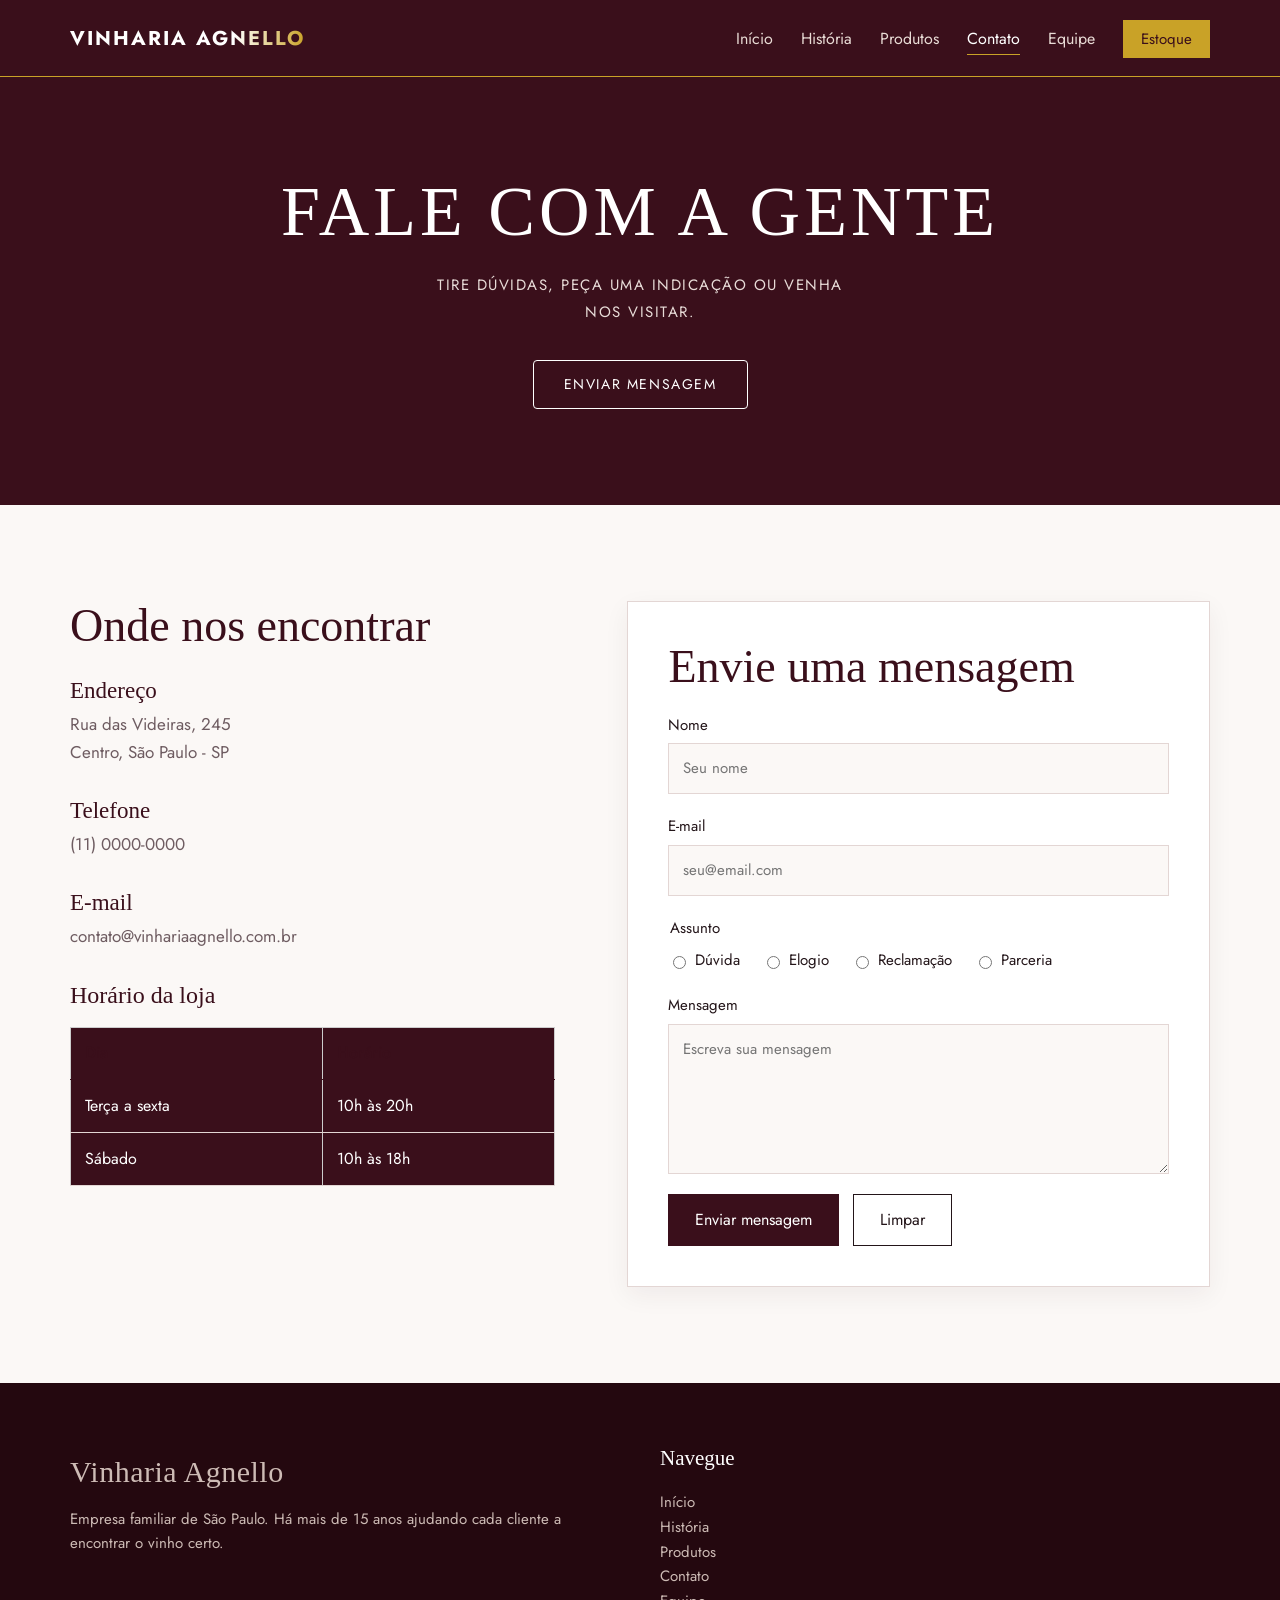
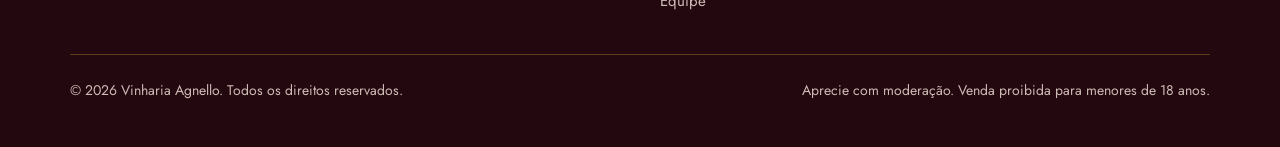
<file: src/pages/contatos.html>
<!DOCTYPE html>
<html lang="pt-br">

<head>
    <meta charset="UTF-8">
    <meta name="viewport" content="width=device-width, initial-scale=1.0">
    <meta name="description" content="Endereço, horário e formulário de contato da Vinharia Agnello.">
    <title>Contato | Vinharia Agnello</title>
    <link rel="preconnect" href="https://fonts.googleapis.com">
    <link rel="preconnect" href="https://fonts.gstatic.com" crossorigin>
    <link rel="stylesheet" href="https://fonts.googleapis.com/css2?family=Cormorant+Garamond:ital,wght@0,500;0,600;1,500&family=Jost:wght@400;500&display=swap">
    <link rel="stylesheet" href="../css/style.css">
</head>

<body>
    <header class="cabecalho">
        <div class="conteudo">
            <a class="marca title" href="../../index.html">VINHARIA AGNELLO</a>
            <nav aria-label="Menu principal">
                <ul class="menu">
                    <li><a href="../../index.html">Início</a></li>
                    <li><a href="historia.html">História</a></li>
                    <li><a href="produto.html">Produtos</a></li>
                    <li><a href="contatos.html" aria-current="page">Contato</a></li>
                    <li><a href="equipe.html">Equipe</a></li>
                    <li><a class="btn-estoque" href="estoque.html">Estoque</a></li>
                </ul>
            </nav>
        </div>
    </header>

    <main>
        <!-- Área de contato: atendimento, localização e formulário -->
        <section class="banner banner-interna">
            <div class="banner-conteudo">
                <h1>Fale com a gente</h1>
                <p>Tire dúvidas, peça uma indicação ou venha nos visitar.</p>
                <a class="botao-banner" href="#formulario">Enviar mensagem</a>
            </div>
        </section>

        <section class="secao">
            <div class="conteudo contato">
                <div class="info-contato">
                    <h2>Onde nos encontrar</h2>
                    <dl>
                        <dt>Endereço</dt>
                        <dd>Rua das Videiras, 245<br>Centro, São Paulo - SP</dd>

                        <dt>Telefone</dt>
                        <dd>(11) 0000-0000</dd>

                        <dt>E-mail</dt>
                        <dd>contato@vinhariaagnello.com.br</dd>
                    </dl>

                    <table class="tabela">
                        <caption>Horário da loja</caption>
                        <tr>
                            <th>Dia</th>
                            <th>Horário</th>
                        </tr>
                        <tr>
                            <td>Terça a sexta</td>
                            <td>10h às 20h</td>
                        </tr>
                        <tr>
                            <td>Sábado</td>
                            <td>10h às 18h</td>
                        </tr>
                    </table>
                </div>

                <form class="formulario" id="formulario">
                    <h2 style="margin-bottom: 0;">Envie uma mensagem</h2>

                    <label for="nome">Nome
                        <input type="text" name="nome" id="nome" placeholder="Seu nome">
                    </label>

                    <label for="email">E-mail
                        <input type="email" name="email" id="email" placeholder="seu@email.com">
                    </label>

                    <fieldset>
                        <legend>Assunto</legend>
                        <div class="opcoes">
                            <label for="assunto-duvida"><input type="radio" name="assunto" id="assunto-duvida" value="duvida"> Dúvida</label>
                            <label for="assunto-elogio"><input type="radio" name="assunto" id="assunto-elogio" value="elogio"> Elogio</label>
                            <label for="assunto-reclamacao"><input type="radio" name="assunto" id="assunto-reclamacao" value="reclamacao"> Reclamação</label>
                            <label for="assunto-parceria"><input type="radio" name="assunto" id="assunto-parceria" value="parceria"> Parceria</label>
                        </div>
                    </fieldset>

                    <label for="mensagem">Mensagem
                        <textarea name="mensagem" id="mensagem" rows="5" placeholder="Escreva sua mensagem"></textarea>
                    </label>

                    <div class="botoes">
                        <button class="botao" type="submit">Enviar mensagem</button>
                        <button class="botao-contorno" type="reset">Limpar</button>
                    </div>
                </form>
            </div>
        </section>
    </main>

    <footer class="rodape">
        <div class="conteudo">
            <div class="rodape-colunas">
                <div>
                    <a class="marca" href="../../index.html">Vinharia Agnello</a>
                    <p>Empresa familiar de São Paulo. Há mais de 15 anos ajudando cada cliente a encontrar o vinho certo.</p>
                </div>
                <div>
                    <h2>Navegue</h2>
                    <ul>
                        <li><a href="../../index.html">Início</a></li>
                        <li><a href="historia.html">História</a></li>
                        <li><a href="produto.html">Produtos</a></li>
                        <li><a href="contatos.html">Contato</a></li>
                        <li><a href="equipe.html">Equipe</a></li>
                    </ul>
                </div>
            </div>
            <div class="rodape-final">
                <p>&copy; 2026 Vinharia Agnello. Todos os direitos reservados.</p>
                <p>Aprecie com moderação. Venda proibida para menores de 18 anos.</p>
            </div>
        </div>
    </footer>
</body>

</html>
</file>
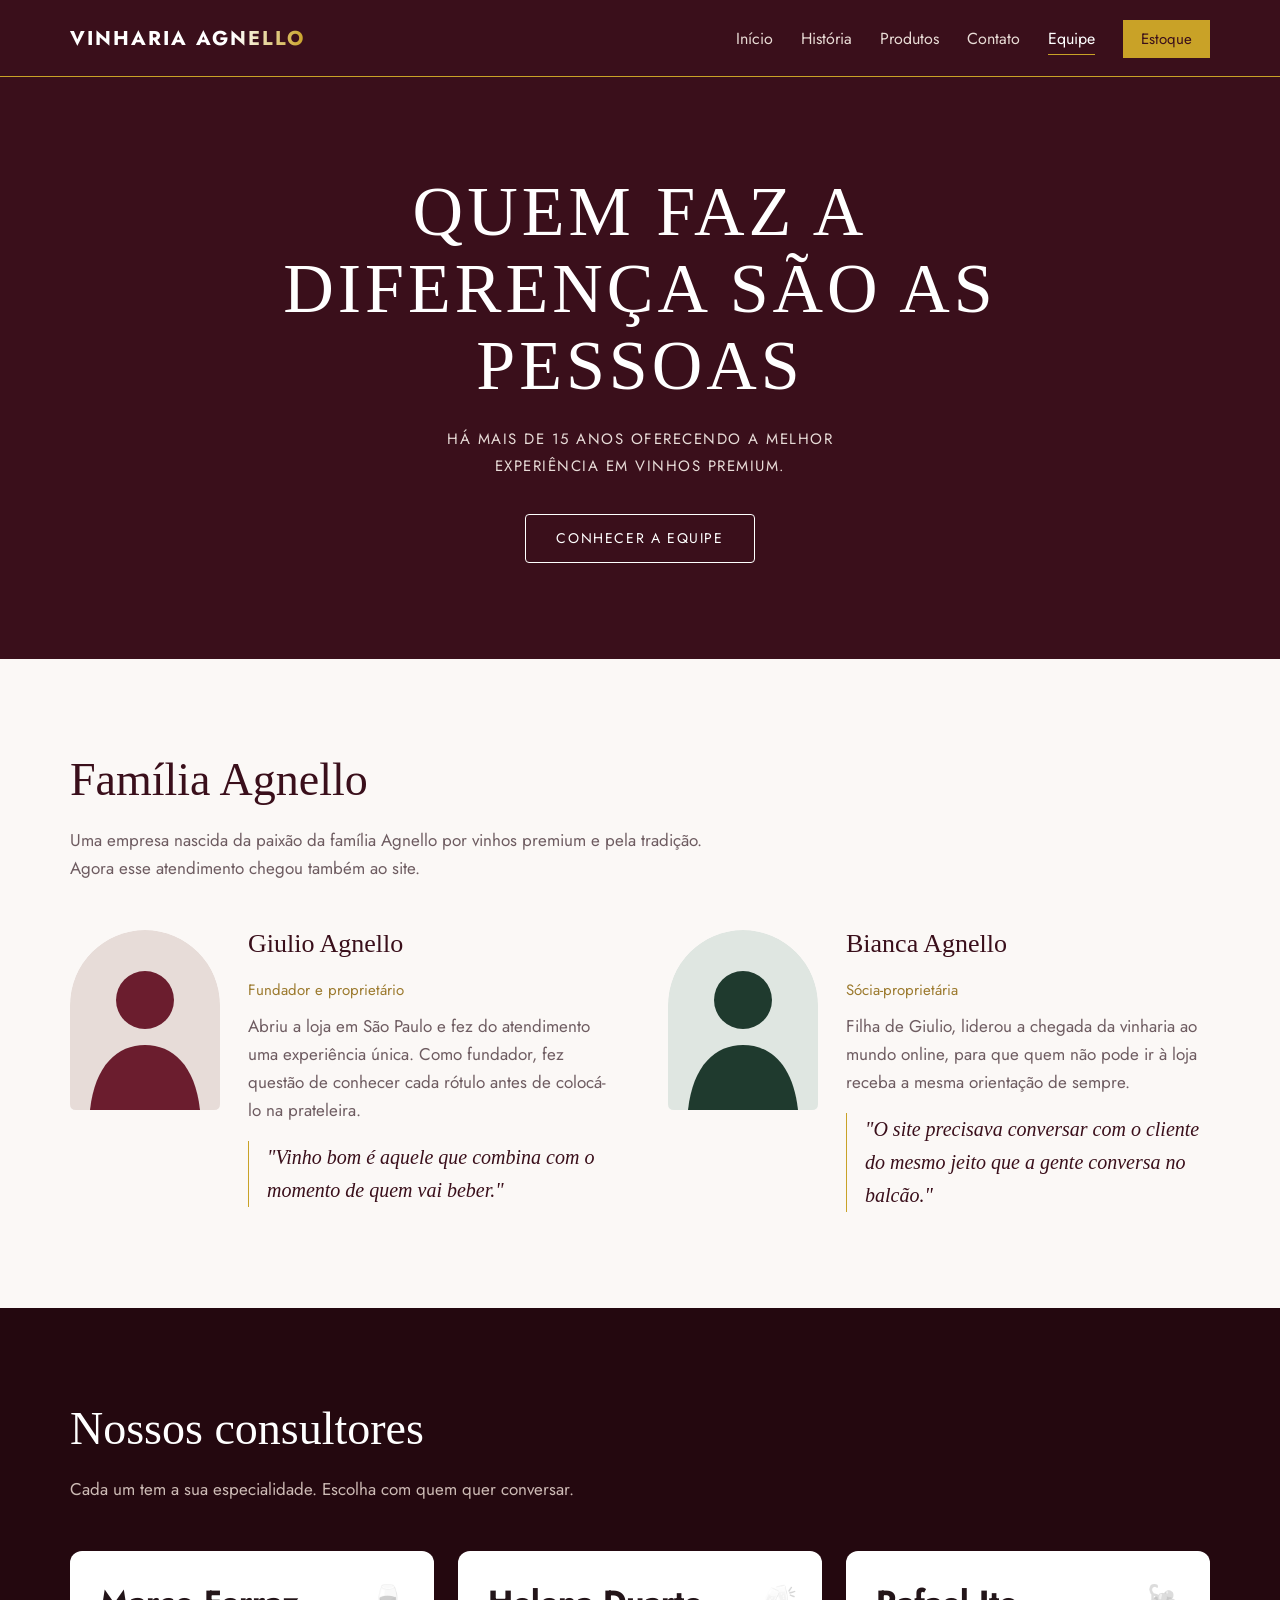
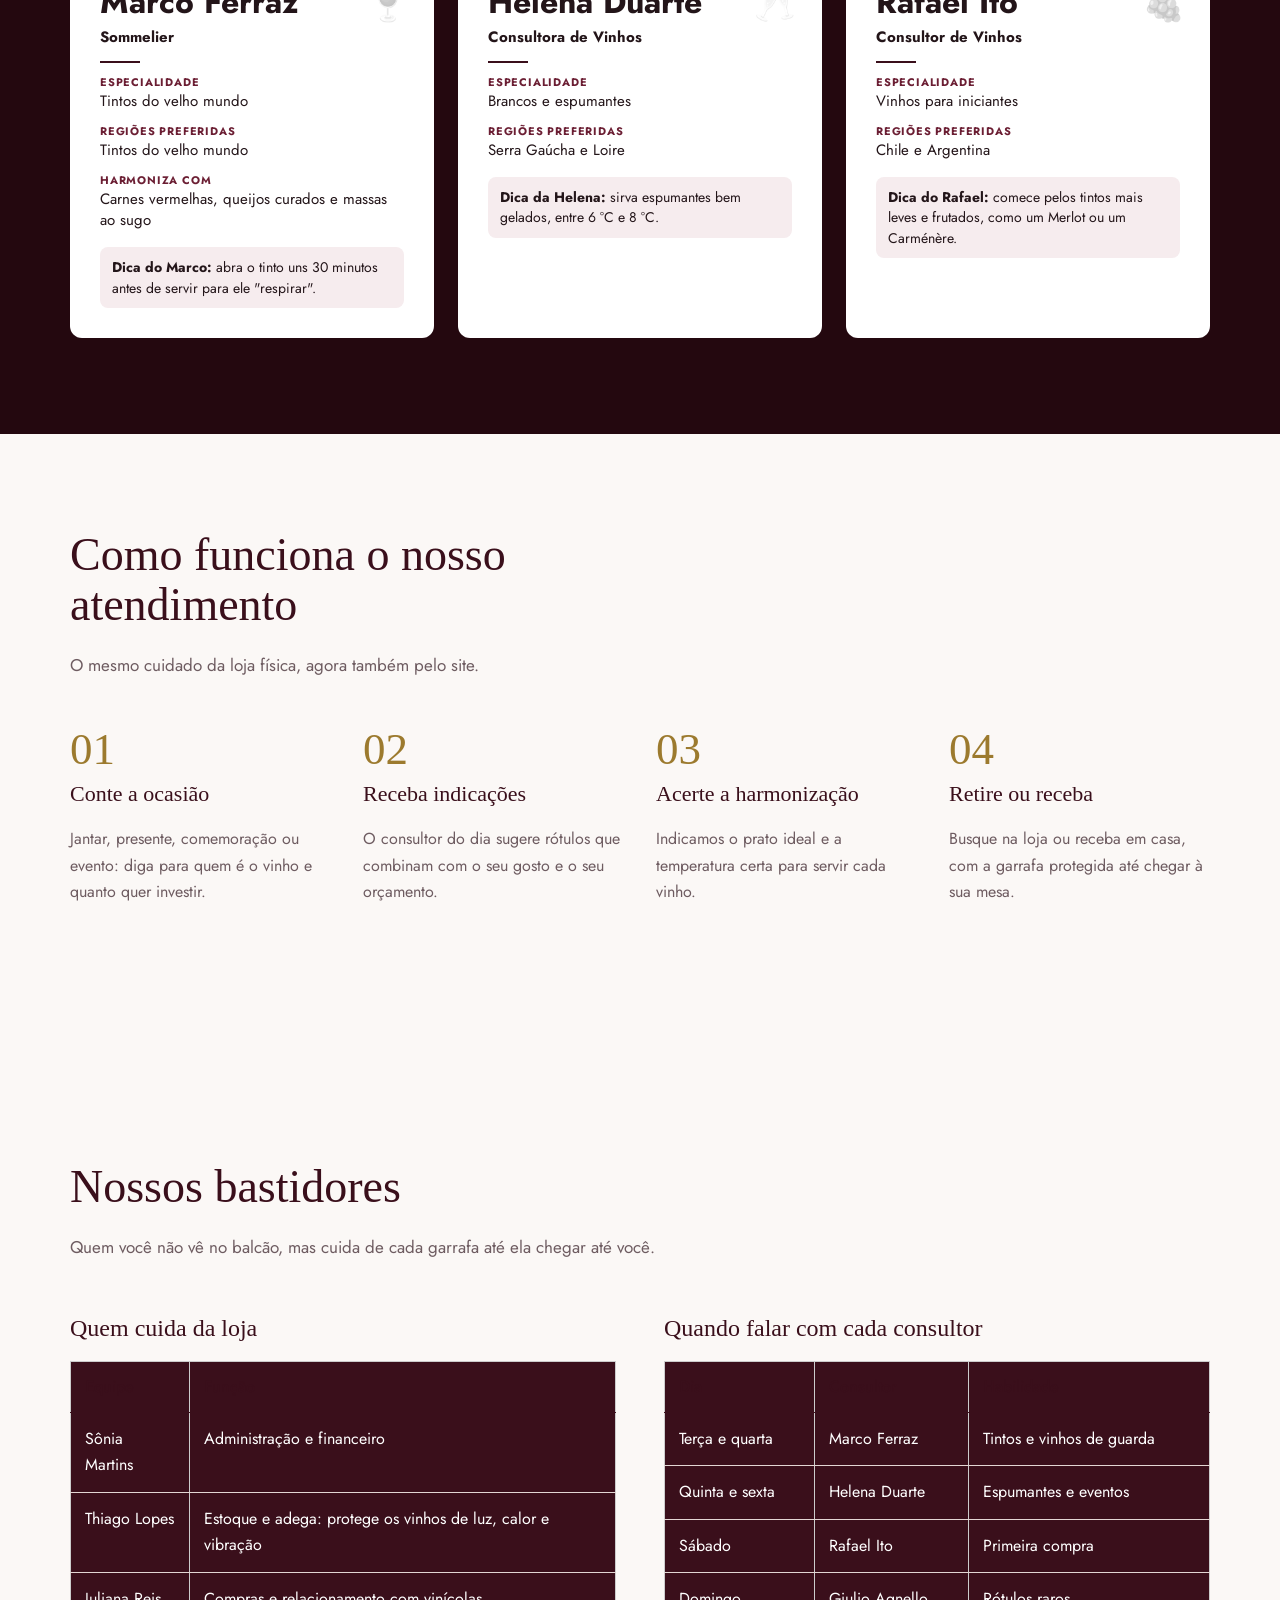
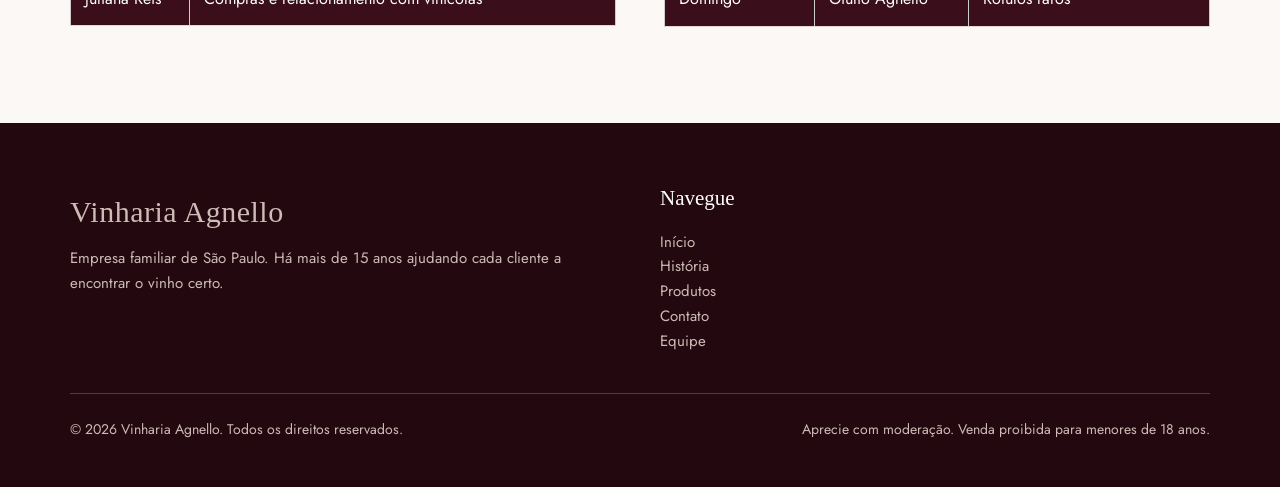
<file: src/pages/equipe.html>
<!DOCTYPE html>
<html lang="pt-br">

<head>
    <meta charset="UTF-8">
    <meta name="viewport" content="width=device-width, initial-scale=1.0">
    <meta name="description" content="Conheça a família Agnello, nossos consultores e a equipe da vinharia.">
    <title>Equipe | Vinharia Agnello</title>
    <link rel="preconnect" href="https://fonts.googleapis.com">
    <link rel="preconnect" href="https://fonts.gstatic.com" crossorigin>
    <link rel="stylesheet" href="https://fonts.googleapis.com/css2?family=Cormorant+Garamond:ital,wght@0,500;0,600;1,500&family=Jost:wght@400;500&display=swap">
    <link rel="stylesheet" href="../css/style.css">
</head>

<body>
    <header class="cabecalho">
        <div class="conteudo">
            <a class="marca title" href="../../index.html">VINHARIA AGNELLO</a>
            <nav aria-label="Menu principal">
                <ul class="menu">
                    <li><a href="../../index.html">Início</a></li>
                    <li><a href="historia.html">História</a></li>
                    <li><a href="produto.html">Produtos</a></li>
                    <li><a href="contatos.html">Contato</a></li>
                    <li><a href="equipe.html" aria-current="page">Equipe</a></li>
                    <li><a class="btn-estoque" href="estoque.html">Estoque</a></li>
                </ul>
            </nav>
        </div>
    </header>


    <main>
        <section class="banner banner-interna">
            <div class="banner-conteudo">
                <h1>Quem faz a diferença são as pessoas</h1>
                <p>Há mais de 15 anos oferecendo a melhor experiência em vinhos premium.</p>
                <a class="botao-banner" href="#familia">Conhecer a equipe</a>
            </div>
        </section>


        <section class="secao" id="familia">
            <div class="conteudo">
                <div class="intro-secao">
                    <h2>Família Agnello</h2>
                    <p>Uma empresa nascida da paixão da família Agnello por vinhos premium e pela tradição. Agora esse
                        atendimento chegou também ao site.</p>
                </div>
                <div class="pessoas">
                    <article class="pessoa">
                        <img src="../img/giulio.svg" alt="Ilustração de Giulio Agnello">
                        <div>
                            <h3>Giulio Agnello</h3>
                            <p class="cargo">Fundador e proprietário</p>
                            <p>Abriu a loja em São Paulo e fez do atendimento uma experiência única. Como fundador, fez
                                questão de conhecer cada rótulo antes de colocá-lo na prateleira.</p>
                            <blockquote>"Vinho bom é aquele que combina com o momento de quem vai beber."</blockquote>
                        </div>
                    </article>
                    <article class="pessoa">
                        <img src="../img/bianca.svg" alt="Ilustração de Bianca Agnello">
                        <div>
                            <h3>Bianca Agnello</h3>
                            <p class="cargo">Sócia-proprietária</p>
                            <p>Filha de Giulio, liderou a chegada da vinharia ao mundo online, para que quem não pode ir à
                                loja receba a mesma orientação de sempre.</p>
                            <blockquote>"O site precisava conversar com o cliente do mesmo jeito que a gente conversa no
                                balcão."</blockquote>
                        </div>
                    </article>
                </div>
            </div>
        </section>

        <section class="secao adega">
            <div class="conteudo">
                <div class="intro-secao">
                    <h2>Nossos consultores</h2>
                    <p>Cada um tem a sua especialidade. Escolha com quem quer conversar.</p>
                </div>
                <div class="container-cards">
                    <article class="container-principal" data-icone="🍷">
                        <h3>Marco Ferraz</h3>
                        <h5>Sommelier</h5>
                        <hr>
                        <div class="ficha">
                            <h6>Especialidade</h6>
                            <p>Tintos do velho mundo</p>
                            <h6>Regiões preferidas</h6>
                            <p>Tintos do velho mundo</p>
                            <h6>Harmoniza com</h6>
                            <p>Carnes vermelhas, queijos curados e massas ao sugo</p>
                        </div>
                        <p class="dica"><strong>Dica do Marco:</strong> abra o tinto uns 30 minutos antes de servir para ele "respirar".</p>
                    </article>
                    <article class="container-secondary" data-icone="🥂">
                        <h3>Helena Duarte</h3>
                        <h5>Consultora de Vinhos</h5>
                        <hr>
                        <div class="ficha">
                            <h6>Especialidade</h6>
                            <p>Brancos e espumantes</p>
                            <h6>Regiões preferidas</h6>
                            <p>Serra Gaúcha e Loire</p>
                        </div>
                        <p class="dica"><strong>Dica da Helena:</strong> sirva espumantes bem gelados, entre 6 °C e 8 °C.</p>
                    </article>
                    <article class="container-third" data-icone="🍇">
                        <h3>Rafael Ito</h3>
                        <h5>Consultor de Vinhos</h5>
                        <hr>
                        <div class="ficha">
                            <h6>Especialidade</h6>
                            <p>Vinhos para iniciantes</p>
                            <h6>Regiões preferidas</h6>
                            <p>Chile e Argentina</p>
                        </div>
                        <p class="dica"><strong>Dica do Rafael:</strong> comece pelos tintos mais leves e frutados, como um Merlot ou um Carménère.</p>
                    </article>
                </div>
            </div>
        </section>

        <section class="secao">
            <div class="conteudo">
                <div class="intro-secao">
                    <h2>Como funciona o nosso atendimento</h2>
                    <p>O mesmo cuidado da loja física, agora também pelo site.</p>
                </div>
                <ol class="passos">
                    <li>
                        <span class="numero">01</span>
                        <h3>Conte a ocasião</h3>
                        <p>Jantar, presente, comemoração ou evento: diga para quem é o vinho e quanto quer investir.</p>
                    </li>
                    <li>
                        <span class="numero">02</span>
                        <h3>Receba indicações</h3>
                        <p>O consultor do dia sugere rótulos que combinam com o seu gosto e o seu orçamento.</p>
                    </li>
                    <li>
                        <span class="numero">03</span>
                        <h3>Acerte a harmonização</h3>
                        <p>Indicamos o prato ideal e a temperatura certa para servir cada vinho.</p>
                    </li>
                    <li>
                        <span class="numero">04</span>
                        <h3>Retire ou receba</h3>
                        <p>Busque na loja ou receba em casa, com a garrafa protegida até chegar à sua mesa.</p>
                    </li>
                </ol>
            </div>
        </section>

        <section class="secao" style="background: var(--rosado);">
            <div class="conteudo">
                <div class="intro-secao">
                    <h2>Nossos bastidores</h2>
                    <p>Quem você não vê no balcão, mas cuida de cada garrafa até ela chegar até você.</p>
                </div>
                <div class="duas-tabelas">
                    <div class="tabela-rolagem">
                        <table class="tabela">
                            <caption>Quem cuida da loja</caption>
                            <tr>
                                <th>Equipe</th>
                                <th>Função</th>
                            </tr>
                            <tr>
                                <td>Sônia Martins</td>
                                <td>Administração e financeiro</td>
                            </tr>
                            <tr>
                                <td>Thiago Lopes</td>
                                <td>Estoque e adega: protege os vinhos de luz, calor e vibração</td>
                            </tr>
                            <tr>
                                <td>Juliana Reis</td>
                                <td>Compras e relacionamento com vinícolas</td>
                            </tr>
                        </table>
                    </div>
                    <div class="tabela-rolagem">
                        <table class="tabela">
                            <caption>Quando falar com cada consultor</caption>
                            <tr>
                                <th>Dia</th>
                                <th>Consultor</th>
                                <th>Habilidade</th>
                            </tr>
                            <tr>
                                <td>Terça e quarta</td>
                                <td>Marco Ferraz</td>
                                <td>Tintos e vinhos de guarda</td>
                            </tr>
                            <tr>
                                <td>Quinta e sexta</td>
                                <td>Helena Duarte</td>
                                <td>Espumantes e eventos</td>
                            </tr>
                            <tr>
                                <td>Sábado</td>
                                <td>Rafael Ito</td>
                                <td>Primeira compra</td>
                            </tr>
                            <tr>
                                <td>Domingo</td>
                                <td>Giulio Agnello</td>
                                <td>Rótulos raros</td>
                            </tr>
                        </table>
                    </div>
                </div>
            </div>
        </section>
    </main>

    <footer class="rodape">
        <div class="conteudo">
            <div class="rodape-colunas">
                <div>
                    <a class="marca" href="../../index.html">Vinharia Agnello</a>
                    <p>Empresa familiar de São Paulo. Há mais de 15 anos ajudando cada cliente a encontrar o vinho certo.</p>
                </div>
                <div>
                    <h2>Navegue</h2>
                    <ul>
                        <li><a href="../../index.html">Início</a></li>
                        <li><a href="historia.html">História</a></li>
                        <li><a href="produto.html">Produtos</a></li>
                        <li><a href="contatos.html">Contato</a></li>
                        <li><a href="equipe.html">Equipe</a></li>
                    </ul>
                </div>
            </div>
            <div class="rodape-final">
                <p>&copy; 2026 Vinharia Agnello. Todos os direitos reservados.</p>
                <p>Aprecie com moderação. Venda proibida para menores de 18 anos.</p>
            </div>
        </div>
    </footer>
</body>

</html>
</file>
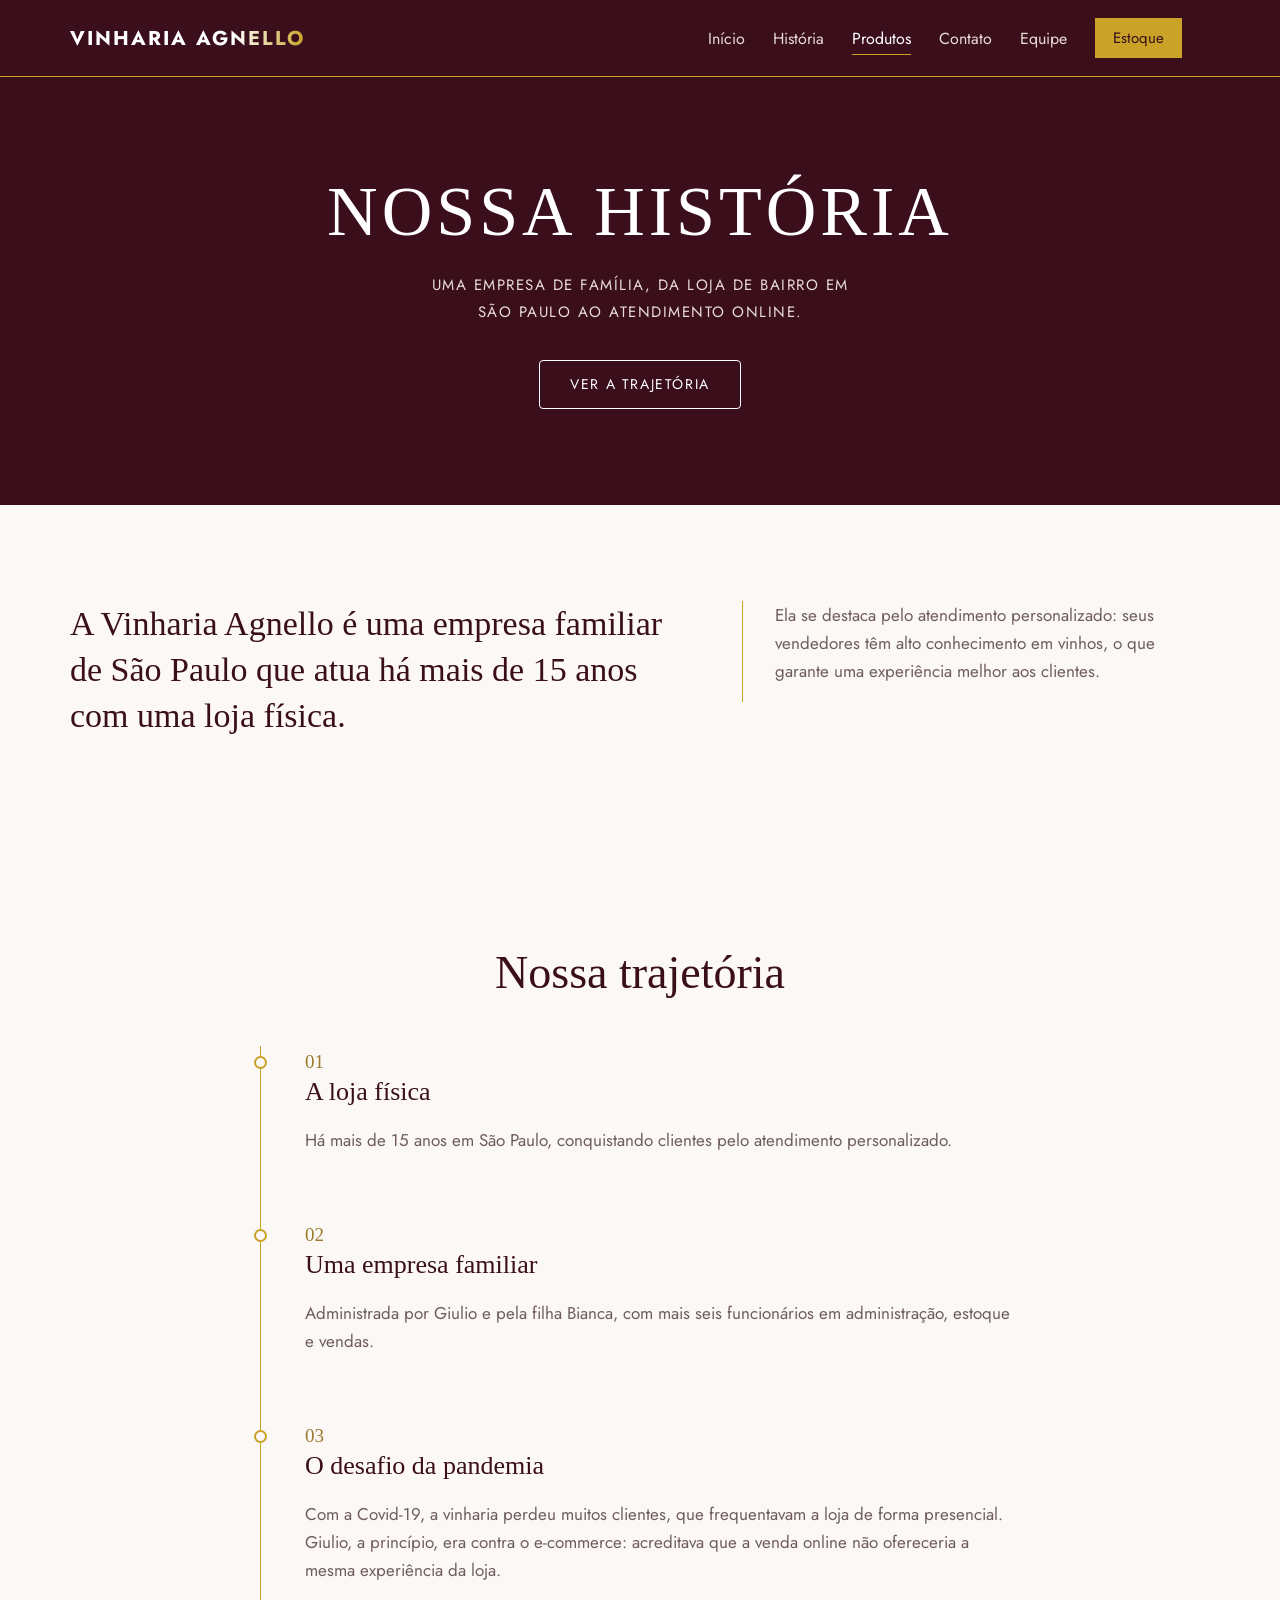
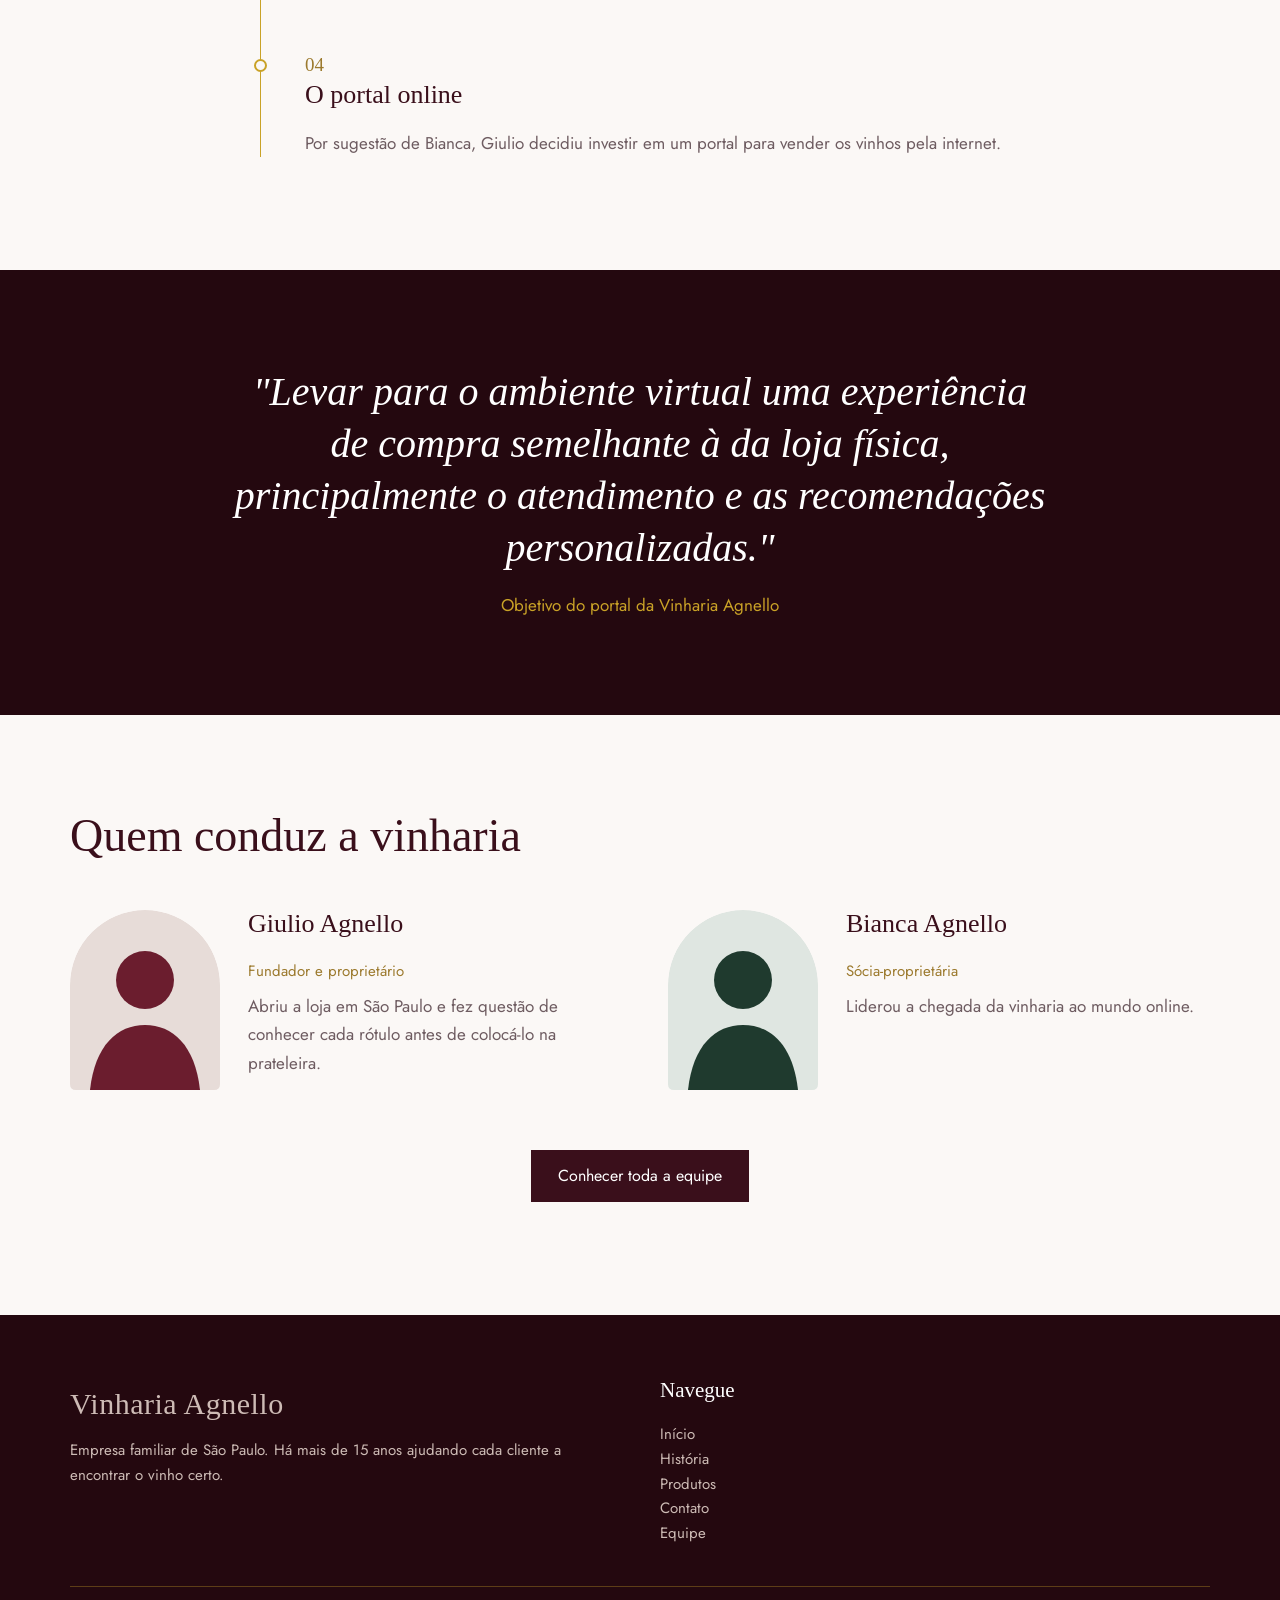
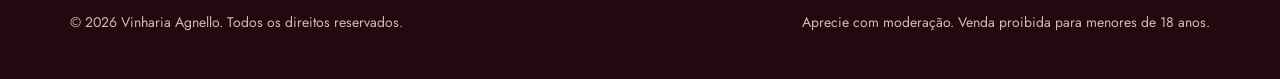
<file: src/pages/historia.html>
<!doctype html>
<html lang="pt-br">
  <head>
    <meta charset="UTF-8" />
    <meta name="viewport" content="width=device-width, initial-scale=1.0" />
    <meta
      name="description"
      content="A história da Vinharia Agnello, empresa familiar de São Paulo."
    />
    <title>História | Vinharia Agnello</title>
    <link rel="preconnect" href="https://fonts.googleapis.com" />
    <link rel="preconnect" href="https://fonts.gstatic.com" crossorigin />
    <link
      rel="stylesheet"
      href="https://fonts.googleapis.com/css2?family=Cormorant+Garamond:ital,wght@0,500;0,600;1,500&family=Jost:wght@400;500&display=swap"
    />
    <link rel="stylesheet" href="../css/style.css" />
  </head>

  <body>
    <header class="cabecalho">
      <div class="conteudo">
        <a class="marca title" href="../../index.html">VINHARIA AGNELLO</a>
        <nav aria-label="Menu principal">
          <ul class="menu">
         <li><a href="../../index.html">Início</a></li>
                <li><a href="historia.html">História</a></li>
                <li><a href="produto.html" aria-current="page">Produtos</a></li>
                <li><a href="contatos.html">Contato</a></li>
                <li><a href="equipe.html">Equipe</a></li>
                <li><a href="estoque.html"><button id="btn-estoque" class="btn-estoque" type="button">Estoque</button></li>
            </a>               
          </ul>
        </nav>
      </div>
    </header>

    <main>
      <section class="banner banner-interna">
        <div class="banner-conteudo">
          <h1>Nossa história</h1>
          <p>
            Uma empresa de família, da loja de bairro em São Paulo ao
            atendimento online.
          </p>
          <a class="botao-banner" href="#trajetoria">Ver a trajetória</a>
        </div>
      </section>

      <section class="secao">
        <div class="conteudo a-casa">
          <p class="texto-grande">
            A Vinharia Agnello é uma empresa familiar de São Paulo que atua há
            mais de 15 anos com uma loja física.
          </p>
          <div class="lateral">
            <p>
              Ela se destaca pelo atendimento personalizado: seus vendedores têm
              alto conhecimento em vinhos, o que garante uma experiência melhor
              aos clientes.
            </p>
          </div>
        </div>
      </section>

      <section class="secao" id="trajetoria">
        <div class="conteudo">
          <div class="intro-secao centro">
            <h2>Nossa trajetória</h2>
          </div>
          <ol class="linha-tempo">
            <li>
              <span class="numero">01</span>
              <h3>A loja física</h3>
              <p>
                Há mais de 15 anos em São Paulo, conquistando clientes pelo
                atendimento personalizado.
              </p>
            </li>
            <li>
              <span class="numero">02</span>
              <h3>Uma empresa familiar</h3>
              <p>
                Administrada por Giulio e pela filha Bianca, com mais seis
                funcionários em administração, estoque e vendas.
              </p>
            </li>
            <li>
              <span class="numero">03</span>
              <h3>O desafio da pandemia</h3>
              <p>
                Com a Covid-19, a vinharia perdeu muitos clientes, que
                frequentavam a loja de forma presencial. Giulio, a princípio,
                era contra o e-commerce: acreditava que a venda online não
                ofereceria a mesma experiência da loja.
              </p>
            </li>
            <li>
              <span class="numero">04</span>
              <h3>O portal online</h3>
              <p>
                Por sugestão de Bianca, Giulio decidiu investir em um portal
                para vender os vinhos pela internet.
              </p>
            </li>
          </ol>
        </div>
      </section>

      <section class="secao adega">
        <div class="conteudo">
          <blockquote class="citacao">
            <p>
              "Levar para o ambiente virtual uma experiência de compra
              semelhante à da loja física, principalmente o atendimento e as
              recomendações personalizadas."
            </p>
            <cite>Objetivo do portal da Vinharia Agnello</cite>
          </blockquote>
        </div>
      </section>

      <section class="secao">
        <div class="conteudo">
          <div class="intro-secao">
            <h2>Quem conduz a vinharia</h2>
          </div>
          <div class="pessoas">
            <article class="pessoa">
              <img src="../img/giulio.svg" alt="Ilustração de Giulio Agnello" />
              <div>
                <h3>Giulio Agnello</h3>
                <p class="cargo">Fundador e proprietário</p>
                <p>
                  Abriu a loja em São Paulo e fez questão de conhecer cada
                  rótulo antes de colocá-lo na prateleira.
                </p>
              </div>
            </article>
            <article class="pessoa">
              <img src="../img/bianca.svg" alt="Ilustração de Bianca Agnello" />
              <div>
                <h3>Bianca Agnello</h3>
                <p class="cargo">Sócia-proprietária</p>
                <p>Liderou a chegada da vinharia ao mundo online.</p>
              </div>
            </article>
          </div>
          <p class="link-centro">
            <a class="botao" href="equipe.html">Conhecer toda a equipe</a>
          </p>
        </div>
      </section>
    </main>

    <footer class="rodape">
      <div class="conteudo">
        <div class="rodape-colunas">
          <div>
            <a class="marca" href="../../index.html">Vinharia Agnello</a>
            <p>
              Empresa familiar de São Paulo. Há mais de 15 anos ajudando cada
              cliente a encontrar o vinho certo.
            </p>
          </div>
          <div>
            <h2>Navegue</h2>
            <ul>
              <li><a href="../../index.html">Início</a></li>
              <li><a href="historia.html">História</a></li>
              <li><a href="produto.html">Produtos</a></li>
              <li><a href="contatos.html">Contato</a></li>
              <li><a href="equipe.html">Equipe</a></li>
            </ul>
          </div>
        </div>
        <div class="rodape-final">
          <p>&copy; 2026 Vinharia Agnello. Todos os direitos reservados.</p>
          <p>Aprecie com moderação. Venda proibida para menores de 18 anos.</p>
        </div>
      </div>
    </footer>
  </body>
</html>
</file>
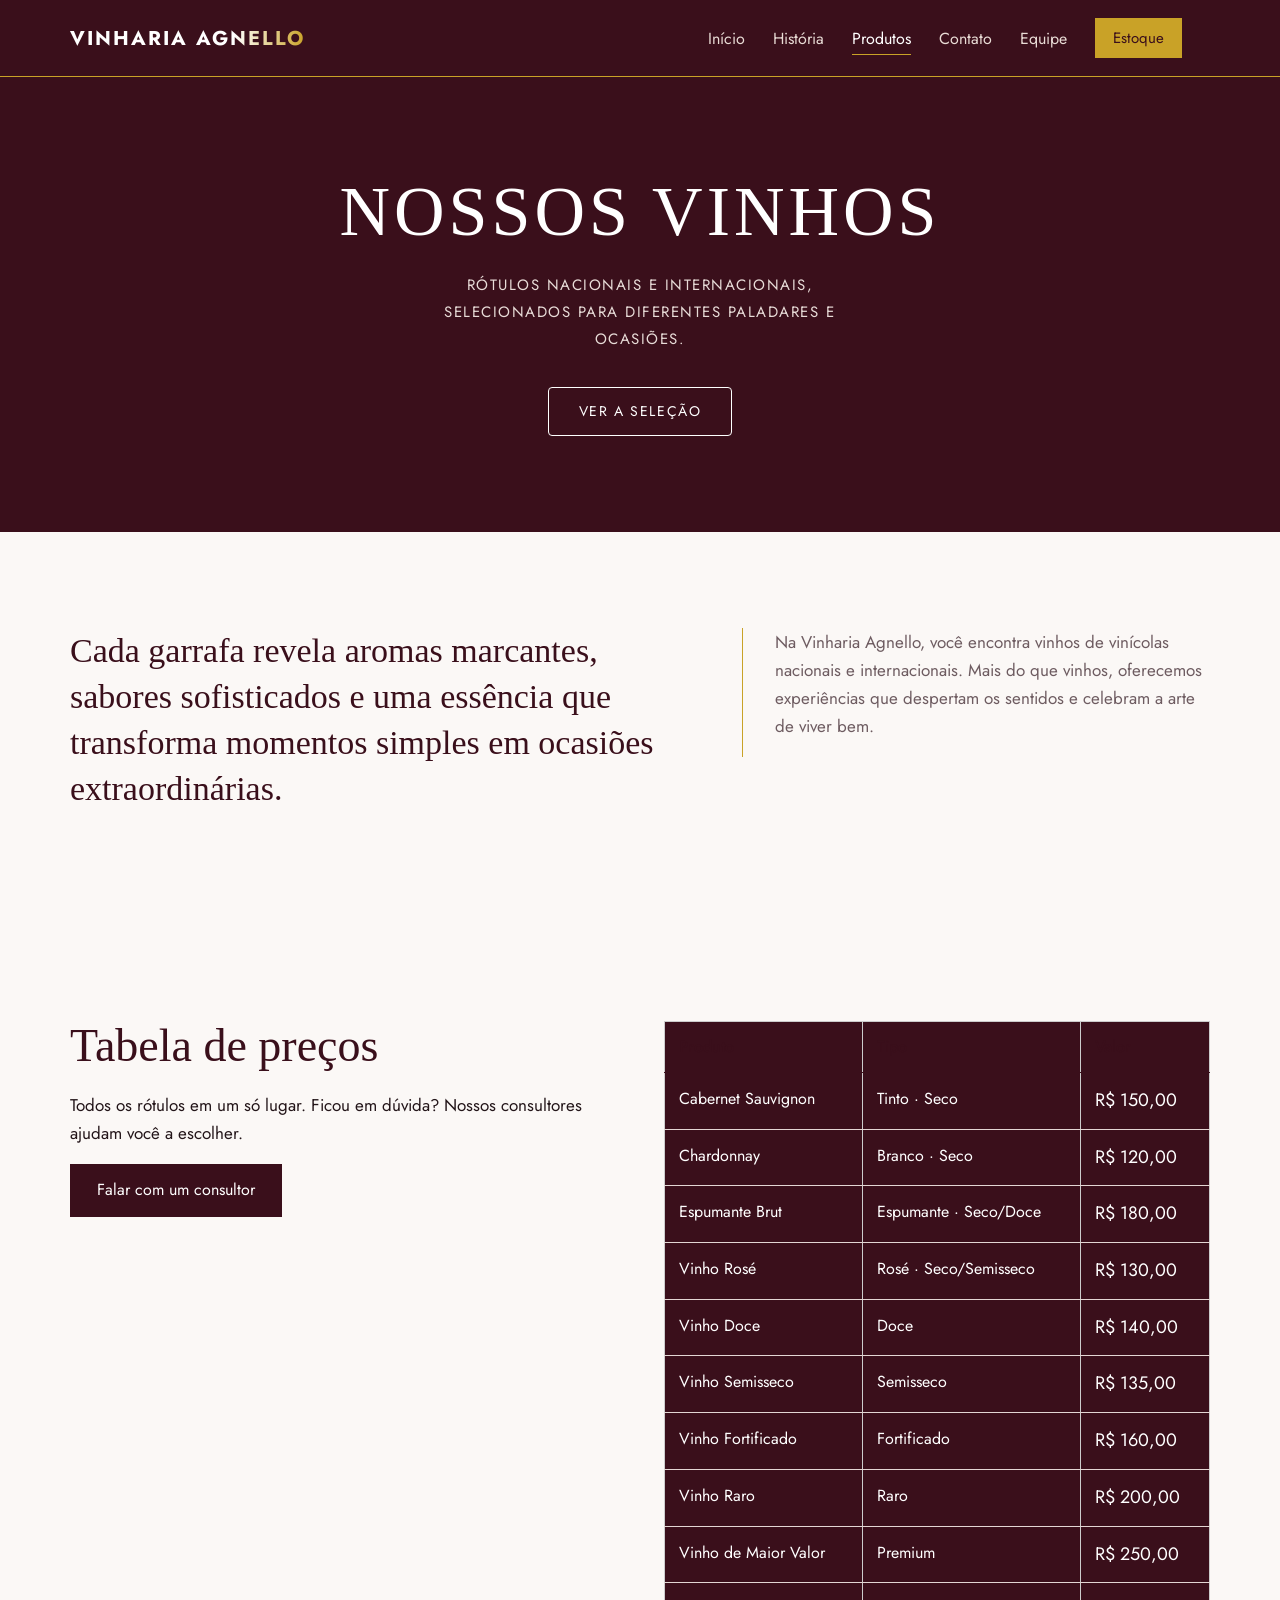
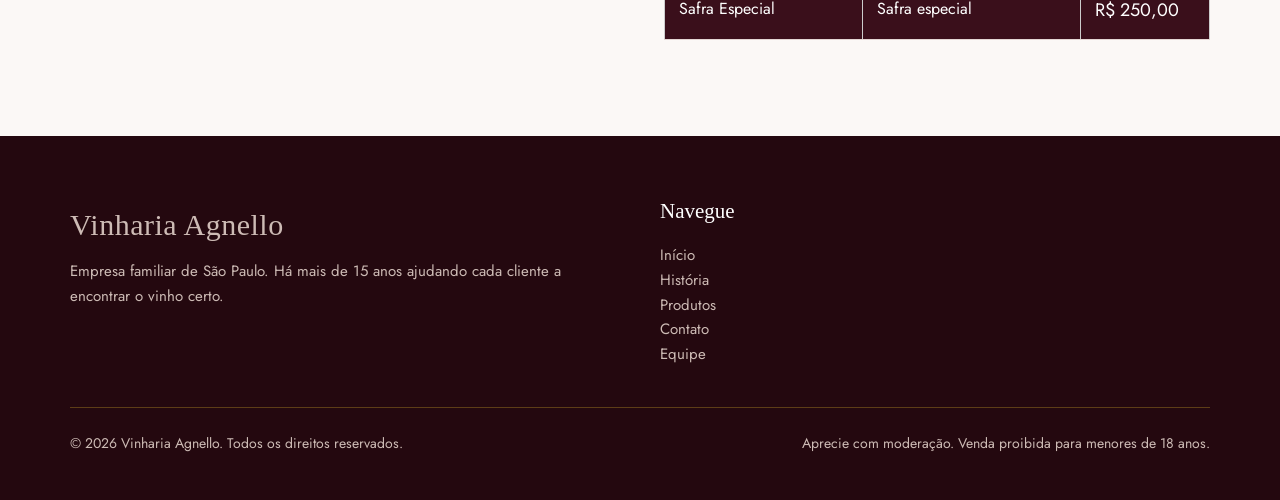
<file: src/pages/produto.html>
<!DOCTYPE html>
<html lang="pt-br">

<head>
    <meta charset="UTF-8">
    <meta name="viewport" content="width=device-width, initial-scale=1.0">
    <meta name="description" content="Seleção de vinhos da Vinharia Agnello, com tipo, características e valor.">
    <title>Produtos | Vinharia Agnello</title>
    <link rel="preconnect" href="https://fonts.googleapis.com">
    <link rel="preconnect" href="https://fonts.gstatic.com" crossorigin>
    <link rel="stylesheet"
        href="https://fonts.googleapis.com/css2?family=Cormorant+Garamond:ital,wght@0,500;0,600;1,500&family=Jost:wght@400;500&display=swap">
    <link rel="stylesheet" href="../css/style.css">
</head>
<!--corpo da página de produtos-->
<body>
    <header class="cabecalho">
        <div class="conteudo">
            <a class="marca title" href="../../index.html">VINHARIA AGNELLO</a>
            <nav aria-label="Menu principal">
                <ul class="menu">
                    <li><a href="../../index.html">Início</a></li>
                    <li><a href="historia.html">História</a></li>
                    <li><a href="produto.html" aria-current="page">Produtos</a></li>
                    <li><a href="contatos.html">Contato</a></li>
                    <li><a href="equipe.html">Equipe</a></li>
                    <li><a href="estoque.html"><button id="btn-estoque" class="btn-estoque" type="button">Estoque</button></li>
                    </a>               
                 </ul>
            </nav>
        </div>
    </header>

    <main>
        <section class="banner banner-interna">
            <div class="banner-conteudo">
                <h1>Nossos vinhos</h1>
                <p>Rótulos nacionais e internacionais, selecionados para diferentes paladares e ocasiões.</p>
                <a class="botao-banner" href="#selecao">Ver a seleção</a>
            </div>
        </section>

        <section class="secao">
            <div class="conteudo a-casa">
                <p class="texto-grande">Cada garrafa revela aromas marcantes, sabores sofisticados e uma essência que
                    transforma momentos simples em ocasiões extraordinárias.</p>
                <div class="lateral">
                    <p>Na Vinharia Agnello, você encontra vinhos de vinícolas nacionais e internacionais. Mais do que
                        vinhos, oferecemos experiências que despertam os sentidos e celebram a arte de viver bem.</p>
                </div>
            </div>
        </section>


        <section class="secao">
            <div class="conteudo duas-tabelas">
                <div>
                    <h2>Tabela de preços</h2>
                    <p>Todos os rótulos em um só lugar. Ficou em dúvida? Nossos
                        consultores ajudam você a escolher.</p>
                    <div class="botoes">
                        <a class="botao" href="contatos.html">Falar com um consultor</a>
                    </div>
                </div>
                <div class="tabela-rolagem">
                    <table class="tabela">
                        <tr>
                            <th>Produto</th>
                            <th>Tipo</th>
                            <th>Valor</th>
                        </tr>
                        <tr>
                            <td>Cabernet Sauvignon</td>
                            <td>Tinto · Seco</td>
                            <td class="preco">R$ 150,00</td>
                        </tr>
                        <tr>
                            <td>Chardonnay</td>
                            <td>Branco · Seco</td>
                            <td class="preco">R$ 120,00</td>
                        </tr>
                        <tr>
                            <td>Espumante Brut</td>
                            <td>Espumante · Seco/Doce</td>
                            <td class="preco">R$ 180,00</td>
                        </tr>
                        <tr>
                            <td>Vinho Rosé</td>
                            <td>Rosé · Seco/Semisseco</td>
                            <td class="preco">R$ 130,00</td>
                        </tr>
                        <tr>
                            <td>Vinho Doce</td>
                            <td>Doce</td>
                            <td class="preco">R$ 140,00</td>
                        </tr>
                        <tr>
                            <td>Vinho Semisseco</td>
                            <td>Semisseco</td>
                            <td class="preco">R$ 135,00</td>
                        </tr>
                        <tr>
                            <td>Vinho Fortificado</td>
                            <td>Fortificado</td>
                            <td class="preco">R$ 160,00</td>
                        </tr>
                        <tr>
                            <td>Vinho Raro</td>
                            <td>Raro</td>
                            <td class="preco">R$ 200,00</td>
                        </tr>
                        <tr>
                            <td>Vinho de Maior Valor</td>
                            <td>Premium</td>
                            <td class="preco">R$ 250,00</td>
                        </tr>
                        <tr>
                            <td>Safra Especial</td>
                            <td>Safra especial</td>
                            <td class="preco">R$ 250,00</td>
                        </tr>
                    </table>
                </div>
            </div>
        </section>
    </main>

    <footer class="rodape">
        <div class="conteudo">
            <div class="rodape-colunas">
                <div>
                    <a class="marca" href="../../index.html">Vinharia Agnello</a>
                    <p>Empresa familiar de São Paulo. Há mais de 15 anos ajudando cada cliente a encontrar o vinho
                        certo.</p>
                </div>
                <div>
                    <h2>Navegue</h2>
                    <ul>
                        <li><a href="../../index.html">Início</a></li>
                        <li><a href="historia.html">História</a></li>
                        <li><a href="produto.html" aria-current="page" >Produtos</a></li>
                        <li><a href="contatos.html">Contato</a></li>
                        <li><a href="equipe.html">Equipe</a></li>
                    </ul>
                </div>
            </div>
            <div class="rodape-final">
                <p>&copy; 2026 Vinharia Agnello. Todos os direitos reservados.</p>
                <p>Aprecie com moderação. Venda proibida para menores de 18 anos.</p>
            </div>
        </div>
    </footer>
</body>

</html>
</file>
<file: src/css/style.css>
*,
*::before,
*::after {
    box-sizing: border-box;
}

/* BASE */
html,
body {
    margin: 0;
    background: #FBF8F6;

}

body {
    min-height: 100vh;
    display: flex;
    flex-direction: column;
    font-family: "Jost", "Segoe UI", Arial, sans-serif;
    font-size: 17px;
    line-height: 1.65;
    color: #231519;
}

/* IMAGENS */
img {
    max-width: 100%;
    display: block;
}

/* TÍTULOS E TEXTOS */
h1,
h2,
h3 {
    font-family: 'Times New Roman', Times, serif;
    font-weight: 500;
    line-height: 1.1;
    color: #3A0F1B;
    margin: 0 0 20px;
}

h1 {
    font-size: 74px;
}

h2 {
    font-size: 46px;
}

h3 {
    font-size: 26px;
}

p {
    margin: 0 0 17px;
}

a {
    color: #6B1E33;
}

:focus-visible {
    outline: 2px solid #C9A227;
    outline-offset: 3px;
}


.conteudo {
    width: 1140px;
    margin-inline: auto;
}

/* SEÇÕES */
.secao {
    padding: 96px 0;
}


.intro-secao {
    max-width: 640px;
    margin-bottom: 48px;
}

.intro-secao p {
    color: #6E5C61;
}

.intro-secao.centro {
    margin-inline: auto;
    text-align: center;
}


/* NAVBAR */
.cabecalho {
    background: #3A0F1B;
    border-bottom: 1px solid #C9A227;
    position: sticky;
    top: 0;
    z-index: 10;
}

.cabecalho .conteudo {
    display: flex;
    align-items: center;
    justify-content: space-between;
    gap: 24px;
    min-height: 76px;
}

.marca {
    font-family: 'Times New Roman', Times, serif;
    font-size: 27px;
    color: #F6EFE9;
    text-decoration: none;
    letter-spacing: 0.5px;
    white-space: nowrap;
}

.menu {
    display: flex;
    align-items: center;
    flex-wrap: wrap;
    gap: 6px 28px;
    list-style: none;
    margin: 0;
    padding: 0;
}

.menu a {
    color: #E9DCD6;
    text-decoration: none;
    font-size: 16px;
    padding: 4px 0;
    border-bottom: 1px solid transparent;
    transition: color .2s, border-color .2s;
}

.menu a:hover {
    color: #fff;
}


.menu a[aria-current="page"] {
    color: #fff;
    border-bottom-color: #C9A227;
}


.cabecalho .title {
    font-family: "Jost", "Segoe UI", Arial, sans-serif;
    font-weight: 700;
    font-size: 20px;
    letter-spacing: 2px;
    background: linear-gradient(90deg, #fff 35%, #C9A227 50%, #fff 65%);
    background-size: 200% auto;
    background-clip: text;
    color: transparent;
    animation: design 3s ease-in-out infinite alternate;

}

@keyframes design {
    0% {
        background-position: 100% center;
    }

    100% {
        background-position: 0% center;
    }
}

.btn-estoque {
    font: inherit;
    font-size: 15px;
    color: #3A0F1B;
    background: #C9A227;
    border: none;
    padding: 8px 18px;
    cursor: pointer;
    transition: background .2s;
}

.btn-estoque:hover {
    background: #E0BC48;
}

.menu a.btn-estoque {
    font: inherit;
    font-size: 15px;
    color: #3A0F1B;
    background: #C9A227;
    border: none;
    padding: 8px 18px;
    cursor: pointer;
    transition: background .2s;
}

.menu a.btn-estoque:hover {
    color: #3A0F1B;
    background: #E0BC48;
}


/* BANNER */
.banner {
    display: grid;
    place-items: center;
    padding: 96px 20px;
    text-align: center;
    color: #fff;
    background: #3A0F1B;
}

.banner-conteudo {
    max-width: 820px;
    animation: banner-entra 1.2s ease-out both;
}

.banner h1 {
    font-family: 'Times New Roman', Times, serif;
    font-weight: 500;
    font-size: 70px;
    line-height: 1.1;
    text-transform: uppercase;
    letter-spacing: 4px;
    color: #fff;
    margin-bottom: 22px;
}

.banner p {
    font-size: 15px;
    text-transform: uppercase;
    letter-spacing: 1.5px;
    line-height: 1.8;
    color: #E8DCD8;
    max-width: 440px;
    margin: 0 auto 34px;
}

.botao-banner {
    display: inline-block;
    padding: 12px 30px;
    font-size: 14px;
    text-transform: uppercase;
    letter-spacing: 1.6px;
    color: #fff;
    text-decoration: none;
    border: 1px solid #fff;
    border-radius: 4px;
    transition: background .25s, color .25s;
}

.botao-banner:hover {
    background: #fff;
    color: #3A0F1B;
}

@keyframes banner-entra {
    from {
        opacity: 0;
        transform: translateY(18px);
    }

    to {
        opacity: 1;
        transform: translateY(0);
    }
}






/* BOTÕES */
.botoes {
    display: flex;
    flex-wrap: wrap;
    gap: 14px;
}

.botao,
.botao-claro,
.botao-contorno {
    display: inline-block;
    font: inherit;
    font-size: 16px;
    padding: 12px 26px;
    text-decoration: none;
    cursor: pointer;
    border: 1px solid transparent;
    transition: background .2s, color .2s;
}

.botao {
    background: #3A0F1B;
    color: #fff;
}

.botao:hover {
    background: #6B1E33;
}

.botao-claro {
    background: #C9A227;
    color: #3A0F1B;
}

.botao-claro:hover {
    background: #E0BC48;
}

.botao-contorno {
    background: transparent;
    color: inherit;
    border-color: currentColor;
}

.botao-contorno:hover {
    background: rgba(255, 255, 255, .08);
}


.a-casa {
    display: grid;
    grid-template-columns: 1.3fr 1fr;
    gap: 64px;
    align-items: start;
}

.texto-grande {
    font-family: 'Times New Roman', Times, serif;
    font-size: 34px;
    line-height: 1.35;
    color: #3A0F1B;
}

.a-casa .lateral {
    border-left: 1px solid #C9A227;
    padding-left: 32px;
    color: #6E5C61;
}

.link-centro {
    text-align: center;
    margin-top: 56px;
}

/* COLUNAS */
.colunas {
    display: grid;
    grid-template-columns: repeat(3, 1fr);
    gap: 40px;
}

.colunas>div {
    border-top: 1px solid #C9A227;
    padding-top: 22px;
}

.colunas p {
    color: #6E5C61;
}


.faixa-foto {
    display: grid;
    grid-template-columns: 1fr 1fr;
    background: #3A0F1B;
    color: #EADFD9;
}

.faixa-foto img {
    width: 100%;
    height: 450px;
    object-fit: cover;
}

.faixa-foto .texto {
    padding: 72px 80px;
    align-self: center;
}

.faixa-foto h2 {
    color: #fff;
}

.adega {
    background: #24080F;
    color: #E3D5CF;
}

.adega h2,
.adega h3 {
    color: #fff;
}

.adega .intro-secao p {
    color: #CDBBB5;
}

.passos {
    display: grid;
    grid-template-columns: repeat(4, 1fr);
    gap: 32px;
    list-style: none;
    margin: 0 0 48px;
    padding: 0;
}

.passos .numero {
    display: block;
    font-family: 'Times New Roman', Times, serif;
    font-size: 45px;
    line-height: 1;
    color: #9C7A2E;
    margin-bottom: 10px;
}

.adega .passos .numero {
    color: #C9A227;
}

.passos h3 {
    font-size: 22px;
}

.passos p {
    font-size: 16px;
    color: #6E5C61;
}

.adega .passos p {
    color: #CDBBB5;
}

.caixa-estoque {
    display: flex;
    flex-wrap: wrap;
    align-items: center;
    justify-content: space-between;
    gap: 20px;
    padding: 28px 32px;
    border: 1px solid rgba(201, 162, 39, .5);
}

.caixa-estoque p {
    margin: 0;
    max-width: 560px;
}


/* LINHA DO TEMPO */
.linha-tempo {
    list-style: none;
    margin: 0;
    padding: 0;
    max-width: 760px;
    margin-inline: auto;
    border-left: 1px solid #C9A227;
}

.linha-tempo li {
    position: relative;
    padding: 0 0 48px 44px;
}

.linha-tempo li:last-child {
    padding-bottom: 0;
}

.linha-tempo li::before {
    content: "";
    position: absolute;
    left: -7px;
    top: 10px;
    width: 13px;
    height: 13px;
    border-radius: 50%;
    background: #FBF8F6;
    border: 2px solid #C9A227;
}

.linha-tempo .numero {
    font-family: 'Times New Roman', Times, serif;
    font-size: 19px;
    color: #9C7A2E;
}

.linha-tempo p {
    color: #6E5C61;
}

.citacao {
    max-width: 820px;
    margin: 0 auto;
    text-align: center;
}

.citacao p {
    font-family: 'Times New Roman', Times, serif;
    font-style: italic;
    font-size: 40px;
    line-height: 1.3;
    color: #fff;
}

.citacao cite {
    font-style: normal;
    color: #C9A227;
}


/* PESSOAS */
.pessoas {
    display: grid;
    grid-template-columns: 1fr 1fr;
    gap: 56px;
}

.pessoa {
    display: grid;
    grid-template-columns: 150px 1fr;
    gap: 28px;
    align-items: start;
}

.pessoa img {
    width: 150px;
    border-radius: 75px 75px 0 0;
}

.pessoa .cargo {
    font-size: 15px;
    color: #9C7A2E;
    margin-bottom: 9px;
}

.pessoa p {
    color: #6E5C61;
}

.pessoa blockquote {
    margin: 16px 0 0;
    padding-left: 18px;
    border-left: 1px solid #C9A227;
    font-family: 'Times New Roman', Times, serif;
    font-style: italic;
    font-size: 20px;
    color: #3A0F1B;
}


/*  CARDS  */
.container-cards {
    display: flex;
    gap: 24px;
}

.container-principal,
.container-secondary,
.container-third {
    flex: 1;
    position: relative;
    overflow: hidden;
    padding: 30px;
    background-color: #fff;
    color: #231519;
    border-radius: 12px;
    border-top: 4px solid transparent;
    transition: transform .5s ease, box-shadow .5s ease, border-color .5s ease;
}


.container-principal:hover,
.container-secondary:hover,
.container-third:hover {
    transform: translateY(-8px);
    border-top-color: #C9A227;
    box-shadow: 0 18px 36px rgba(0, 0, 0, .35);
}

.adega .container-cards h3 {
    font-family: "Jost", "Segoe UI", Arial, sans-serif;
    font-weight: 700;
    font-size: 32px;
    color: #231519;
    margin: 0;
    padding-right: 48px;
}

.container-cards h5 {
    font-size: 15px;
    font-weight: 700;
    margin: 0;
    padding: 5px 0;
}

.container-cards article::after {
    content: attr(data-icone);
    position: absolute;
    top: 20px;
    right: 24px;
    font-size: 35px;
    opacity: .25;
    filter: grayscale(1);
    transition: opacity .4s ease, filter .4s ease;
}

.container-cards article:hover::after {
    opacity: 1;
    filter: none;
    animation: flutuar 1.6s ease-in-out infinite;
}

@keyframes flutuar {

    0%,
    100% {
        transform: translateY(0) rotate(0deg);
    }

    50% {
        transform: translateY(-6px) rotate(-6deg);
    }
}

.container-cards hr {
    border: 0;
    height: 2px;
    width: 40px;
    margin: 6px 0;
    background-color: #3A0F1B;
    transition: width .6s ease, background-color .2s ease;
}

.container-cards article:hover hr {
    width: 100%;
    background-color: #c09926;
}

.ficha h6 {
    margin: 10px 0 0;
    font-size: 11px;
    font-weight: 700;
    text-transform: uppercase;
    letter-spacing: .8px;
    color: #6B1E33;
}

.ficha p {
    margin: 0;
    font-size: 15px;
    line-height: 1.4;
}

.dica {
    margin: 16px 0 0;
    padding: 10px 12px;
    font-size: 14px;
    line-height: 1.45;
    background-color: #F6ECEE;
    border-radius: 8px;
}

/*  TABELAS  */
.tabela-rolagem {
    overflow-x: auto;
}

.tabela {
    width: 100%;
    border-collapse: collapse;
    font-size: 16px;
}

.tabela caption {
    text-align: left;
    font-family: 'Times New Roman', Times, serif;
    font-size: 24px;
    color: #3A0F1B;
    margin-bottom: 12px;
}

.tabela th {
    text-align: left;
    font-weight: 500;
    color: #3A0F1B;
    border-bottom: 1px solid #3A0F1B;
    padding: 12px 14px;
}

.tabela td {
    padding: 13px 14px;
    border-bottom: 1px solid #E3D6D4;
    vertical-align: top;
}

.tabela tr:hover td {
    background: #F1E7E6;
}

.tabela .preco {
    font-size: 18px;
    white-space: nowrap;
}

.adega .tabela th {
    color: #fff;
    border-bottom-color: #C9A227;
}

.adega .tabela td {
    border-bottom-color: rgba(255, 255, 255, .12);
}

.adega .tabela tr:hover td {
    background: rgba(255, 255, 255, .05);
}

.duas-tabelas {
    display: grid;
    grid-template-columns: 1fr 1fr;
    gap: 48px;
}





/*  CONTATO  */
.contato {
    display: grid;
    grid-template-columns: 1fr 1.2fr;
    gap: 72px;
}

.info-contato dl {
    margin: 0;
}

.info-contato dt {
    font-family: 'Times New Roman', Times, serif;
    font-size: 23px;
    color: #3A0F1B;
}

.info-contato dd {
    margin: 0 0 26px;
    color: #6E5C61;
}





/* FORMULÁRIO */

.formulario {
    display: grid;
    gap: 20px;
    background: #fff;
    padding: 40px;
    border: 1px solid #E3D6D4;
    box-shadow: 0 8px 24px rgba(58, 15, 27, 0.06);
}

.formulario label,
.formulario legend {
    display: grid;
    gap: 6px;
    font-size: 15px;
    color: #231519;
}

.formulario input[type="text"],
.formulario input[type="email"],
.formulario textarea {
    font: inherit;
    padding: 12px 14px;
    border: 1px solid #E3D6D4;
    background: #FBF8F6;
    color: #231519;
}

.formulario input:focus,
.formulario textarea:focus {
    outline: none;
    border-color: #3A0F1B;
    background: #fff;
}

.formulario fieldset {
    border: none;
    margin: 0;
    padding: 0;
}

.opcoes {
    display: flex;
    flex-wrap: wrap;
    gap: 8px 22px;
    margin-top: 8px;
}

.opcoes label {
    display: flex;
    align-items: center;
    gap: 6px;
}

.opcoes input {
    accent-color: #3A0F1B;
}


table {
  width: 100%;
  border-collapse: collapse;
  background-color: #3A0F1B;
  color: white;
}

th, td {
  border: 1px solid #ccc;
  padding: 8px;
  text-align: left;
}

th {
  background-color: #3A0F1B;
  color: white;
}

.estoque-baixo {
  background-color: #310000;
  color: hsl(0, 0%, 100%);
}


.titulo-vinho{
    font-family: 'Franklin Gothic Medium', 'Arial Narrow', Arial, sans-serif;
    background-color: #3A0F1B;
    color: #fafafa;
    
    
}
/*  RODAPÉ  */
.rodape {
    background: #24080F;
    color: #CDBBB5;
    padding: 64px 0 28px;
    font-size: 15px;
}

.rodape-colunas {
    display: grid;
    grid-template-columns: 1fr 1fr;
    gap: 40px;
    padding-bottom: 40px;
    border-bottom: 1px solid rgba(201, 162, 39, .35);
}

.rodape .marca {
    font-size: 30px;
    display: inline-block;
    margin-bottom: 10px;
}

.rodape h2 {
    font-size: 21px;
    color: #fff;
}

.rodape ul {
    list-style: none;
    margin: 0;
    padding: 0;
}

.rodape a {
    color: #CDBBB5;
    text-decoration: none;
}

.rodape a:hover {
    color: #fff;
}

.rodape-final {
    display: flex;
    flex-wrap: wrap;
    justify-content: space-between;
    gap: 10px;
    padding-top: 24px;
    font-size: 14px;
}
</file>
